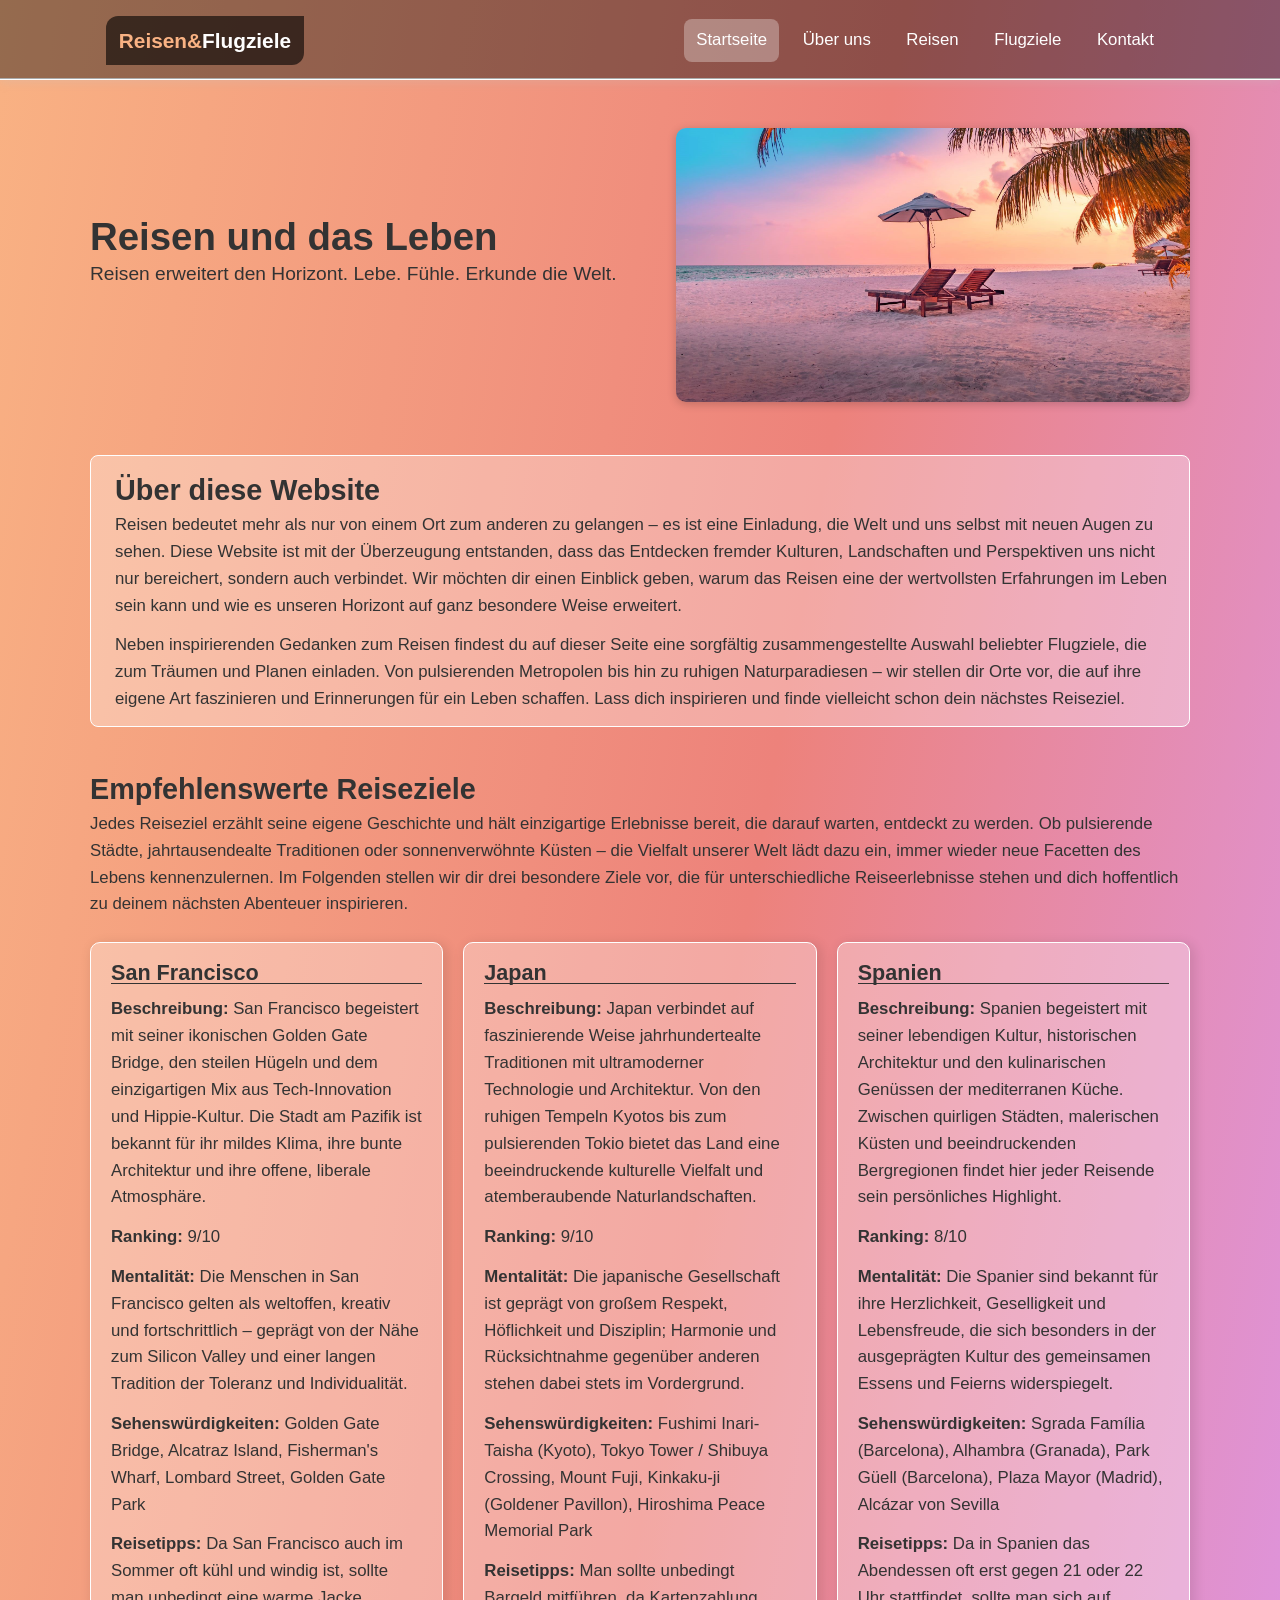
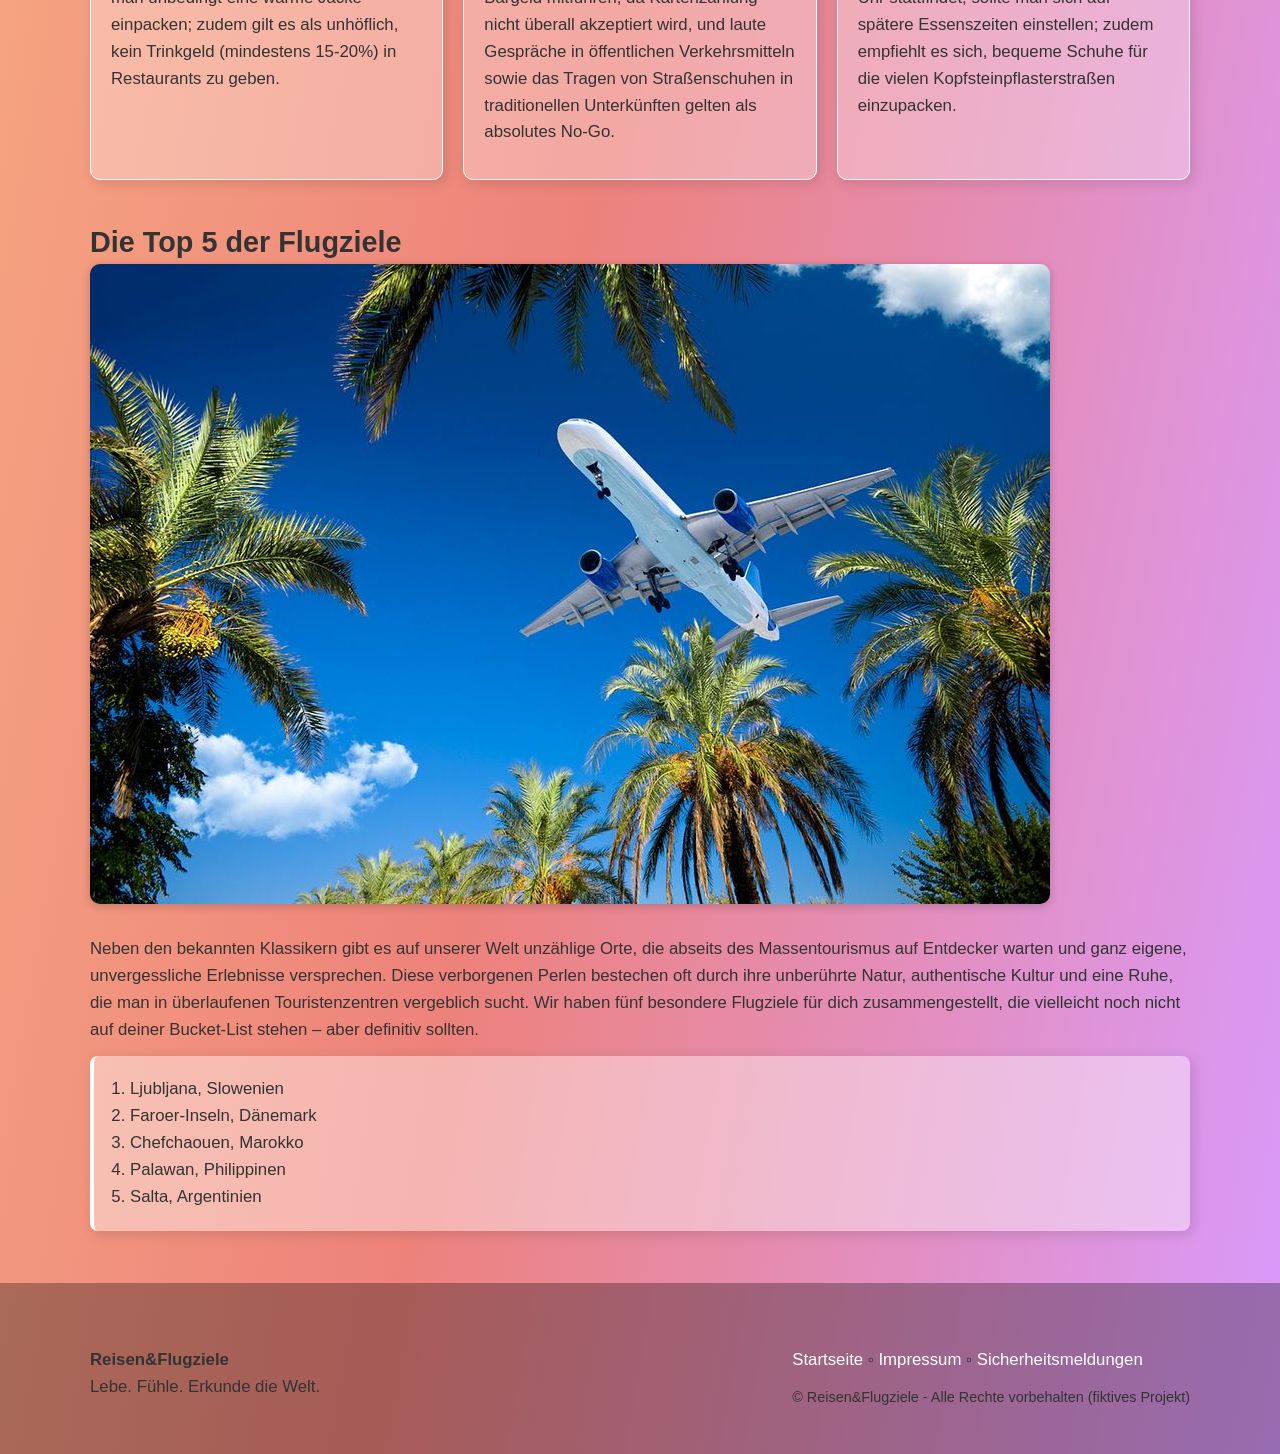
<file: index.html>
<!DOCTYPE html>
<html lang="de">
    <head>
        <meta charset="UTF-8">
        <meta name="viewport" content="width=device-width, initial-scale=1.0">
        <title>Reisen und Flugziele - Alles was du wissen musst</title>
        <meta name="author" content="Raphaela-M. Kortner">
        <link rel="stylesheet" href="style.css">
    </head>

    <body>
        <!-- Logo und Navbar -->
        <header class="site-header">
            <div class="container header-inner">
                <div class="logo">
                    <a href="index.html">Reisen&<span>Flugziele</span></a>
                </div>

                <!-- Burger-Button für mobiles Menü -->
                <button type="button" class="menu-toggle-btn" id="menuToggleBtn" aria-label="Menü öffnen" aria-expanded="false" aria-controls="mainNav">
                    ☰ 
                </button>
                
                <nav class="main-nav" id="mainNav" aria-label="Hauptnavigation">
                    <ul class="menu">
                        <li><a href="index.html" class="active">Startseite</a></li>
                        <li><a href="#about">Über uns</a></li>
                        <li><a href="#reisen">Reisen</a></li>
                        <li><a href="#flugziele">Flugziele</a></li>
                        <li><a href="kontakt.html">Kontakt</a></li>
                    </ul>
                </nav>
            </div>
        </header> 

        <main>
        <!-- Hero-Bereich -->
        <section class="hero">
            <div class="container hero-content">
                <div class="hero-text">
                    <h1>Reisen und das Leben</h1>
                    <p class="lead">Reisen erweitert den Horizont. Lebe. Fühle. Erkunde die Welt.</p>
                </div>
                <div class="hero-image">
                    <img src="images/reiseziel.jpg" alt="Bild eines traumhaften Strandes bei Sonnenuntergang">
                </div>
            </div>
        </section>


        <!-- about -->
        <section id="about" class="section">
            <div class="container about">
                <h2>Über diese Website</h2>
                <p>
                   Reisen bedeutet mehr als nur von einem Ort zum anderen zu gelangen – es ist eine Einladung, die Welt und uns selbst 
                   mit neuen Augen zu sehen. Diese Website ist mit der Überzeugung entstanden, dass das Entdecken fremder Kulturen, 
                   Landschaften und Perspektiven uns nicht nur bereichert, sondern auch verbindet. Wir möchten dir einen Einblick geben, 
                   warum das Reisen eine der wertvollsten Erfahrungen im Leben sein kann und wie es unseren Horizont auf ganz besondere 
                   Weise erweitert. 
                </p>
                <p>
                   Neben inspirierenden Gedanken zum Reisen findest du auf dieser Seite eine sorgfältig zusammengestellte Auswahl beliebter Flugziele, 
                   die zum Träumen und Planen einladen. Von pulsierenden Metropolen bis hin zu ruhigen Naturparadiesen – wir stellen dir Orte vor, 
                   die auf ihre eigene Art faszinieren und Erinnerungen für ein Leben schaffen. Lass dich inspirieren und finde vielleicht schon 
                   dein nächstes Reiseziel. 
                </p>
            </div>
        </section> 


        <!-- reisen -->
        <section id="reisen" class="section-alt">
            <div class="container">
                <h2 class="bottomline">Empfehlenswerte Reiseziele</h2>
                <p>
                    Jedes Reiseziel erzählt seine eigene Geschichte und hält einzigartige Erlebnisse bereit, die darauf warten, entdeckt 
                    zu werden. Ob pulsierende Städte, jahrtausendealte Traditionen oder sonnenverwöhnte Küsten – die Vielfalt unserer Welt 
                    lädt dazu ein, immer wieder neue Facetten des Lebens kennenzulernen. Im Folgenden stellen wir dir drei besondere Ziele vor, 
                    die für unterschiedliche Reiseerlebnisse stehen und dich hoffentlich zu deinem nächsten Abenteuer inspirieren.
                </p>

                <div class="card-grid">

                    <!-- San Francisco -->
                    <article class="card">
                        <h3>San Francisco</h3>
                        <p>
                            <strong>Beschreibung: </strong>San Francisco begeistert mit seiner ikonischen Golden Gate Bridge, den steilen Hügeln und 
                            dem einzigartigen Mix aus Tech-Innovation und Hippie-Kultur. Die Stadt am Pazifik ist bekannt für ihr mildes Klima, ihre 
                            bunte Architektur und ihre offene, liberale Atmosphäre.
                        </p>
                        <p><strong>Ranking: </strong>9/10</p>
                        <p>
                            <strong>Mentalität: </strong>Die Menschen in San Francisco gelten als weltoffen, kreativ und fortschrittlich – geprägt von 
                            der Nähe zum Silicon Valley und einer langen Tradition der Toleranz und Individualität.
                        </p>
                        <p>
                            <strong>Sehenswürdigkeiten: </strong>Golden Gate Bridge, Alcatraz Island, Fisherman's Wharf, Lombard Street, Golden Gate Park
                        </p>
                        <p>
                            <strong>Reisetipps: </strong>Da San Francisco auch im Sommer oft kühl und windig ist, sollte man unbedingt eine warme Jacke 
                            einpacken; zudem gilt es als unhöflich, kein Trinkgeld (mindestens 15-20%) in Restaurants zu geben.
                        </p>
                    </article> 

                    <!-- Japan -->
                    <article class="card">
                        <h3>Japan</h3>
                        <p>
                            <strong>Beschreibung: </strong>Japan verbindet auf faszinierende Weise jahrhundertealte Traditionen mit ultramoderner 
                            Technologie und Architektur. Von den ruhigen Tempeln Kyotos bis zum pulsierenden Tokio bietet das Land eine beeindruckende 
                            kulturelle Vielfalt und atemberaubende Naturlandschaften.
                        </p>
                        <p><strong>Ranking: </strong>9/10</p>
                        <p>
                            <strong>Mentalität: </strong>Die japanische Gesellschaft ist geprägt von großem Respekt, Höflichkeit und Disziplin; 
                            Harmonie und Rücksichtnahme gegenüber anderen stehen dabei stets im Vordergrund.
                        </p>
                        <p>
                            <strong>Sehenswürdigkeiten: </strong>Fushimi Inari-Taisha (Kyoto), Tokyo Tower / Shibuya Crossing, Mount Fuji, 
                            Kinkaku-ji (Goldener Pavillon), Hiroshima Peace Memorial Park
                        </p>
                        <p>
                            <strong>Reisetipps: </strong>Man sollte unbedingt Bargeld mitführen, da Kartenzahlung nicht überall akzeptiert wird, und 
                            laute Gespräche in öffentlichen Verkehrsmitteln sowie das Tragen von Straßenschuhen in traditionellen Unterkünften gelten 
                            als absolutes No-Go.
                        </p>
                    </article>
                    
                    <!-- Spanien -->
                    <article class="card">
                        <h3>Spanien</h3>
                        <p>
                            <strong>Beschreibung: </strong>Spanien begeistert mit seiner lebendigen Kultur, historischen Architektur und den kulinarischen 
                            Genüssen der mediterranen Küche. Zwischen quirligen Städten, malerischen Küsten und beeindruckenden Bergregionen findet 
                            hier jeder Reisende sein persönliches Highlight.
                        </p>
                        <p><strong>Ranking: </strong>8/10</p>
                        <p>
                            <strong>Mentalität: </strong>Die Spanier sind bekannt für ihre Herzlichkeit, Geselligkeit und Lebensfreude, die sich besonders 
                            in der ausgeprägten Kultur des gemeinsamen Essens und Feierns widerspiegelt.
                        </p>
                        <p>
                            <strong>Sehenswürdigkeiten: </strong>Sgrada Família (Barcelona), Alhambra (Granada), Park Güell (Barcelona), Plaza Mayor (Madrid), 
                            Alcázar von Sevilla
                        </p>
                        <p>
                            <strong>Reisetipps: </strong>Da in Spanien das Abendessen oft erst gegen 21 oder 22 Uhr stattfindet, sollte man sich auf 
                            spätere Essenszeiten einstellen; zudem empfiehlt es sich, bequeme Schuhe für die vielen Kopfsteinpflasterstraßen einzupacken.
                        </p>
                    </article> 
                </div>
            </div>
        </section>


        <!-- Flugziele -->
        <section id="flugziele" class="section">
            <div class="container">
                <h2 class="bottomline">Die Top 5 der Flugziele</h2>
                <img src="images/flugzeug.jpg" alt="Ein Flugzeug fliegt über Palmen" id="plain-img">
                <p>
                    Neben den bekannten Klassikern gibt es auf unserer Welt unzählige Orte, die abseits des Massentourismus auf Entdecker warten und ganz 
                    eigene, unvergessliche Erlebnisse versprechen. Diese verborgenen Perlen bestechen oft durch ihre unberührte Natur, authentische Kultur 
                    und eine Ruhe, die man in überlaufenen Touristenzentren vergeblich sucht. Wir haben fünf besondere Flugziele für dich zusammengestellt, 
                    die vielleicht noch nicht auf deiner Bucket-List stehen – aber definitiv sollten.
                </p>
                <ol class="flugziele-liste">
                    <li>Ljubljana, Slowenien</li>
                    <li>Faroer-Inseln, Dänemark</li>
                    <li>Chefchaouen, Marokko</li>
                    <li>Palawan, Philippinen</li>
                    <li>Salta, Argentinien</li>
                </ol>
            </div>
        </section> 
        </main>
       
       
        <footer class="site-footer">
            <div class="container footer-inner">
                <div>
                    <strong>Reisen&Flugziele</strong>
                    <p>Lebe. Fühle. Erkunde die Welt.</p>
                </div>
                <div>
                    <p>
                        <a href="index.html">Startseite</a> ▫️ 
                        <a href="impressum.html">Impressum</a> ▫️ 
                        <a href="security.txt">Sicherheitsmeldungen</a>
                    </p>
                    <p class="small">&copy; Reisen&Flugziele - Alle Rechte vorbehalten (fiktives Projekt)</p>
                </div>
            </div>
       </footer>

       <script src="script.js"></script>
    </body>
</html>
</file>
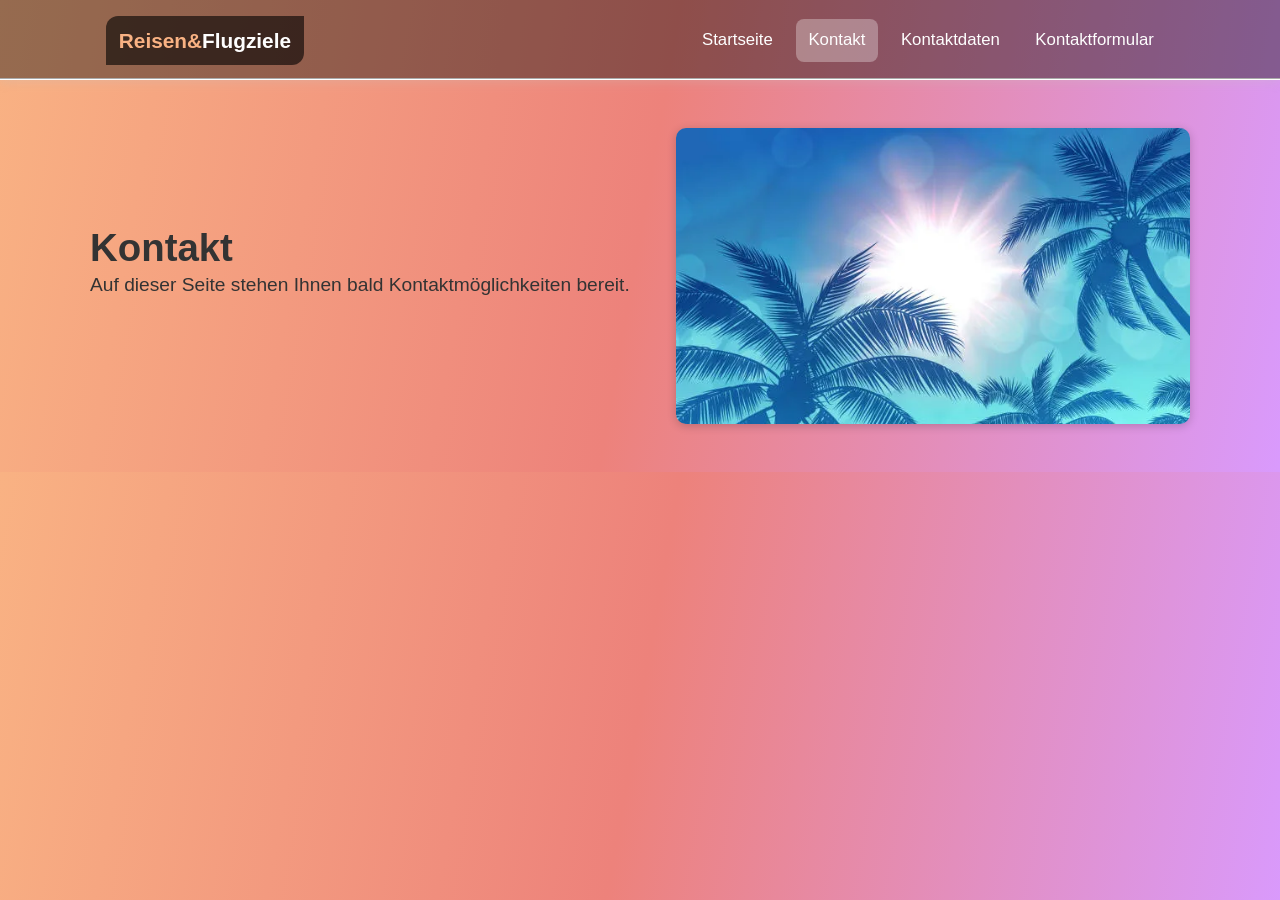
<file: kontakt.html>
<!DOCTYPE html>
<html lang="de">
    <head>
        <meta charset="UTF-8">
        <meta name="viewport" content="width=device-width, initial-scale=1.0">
        <title>Kontakt - Reisen und Flugziele</title>
        <meta name="author" content="Raphaela-M. Kortner">
        <link rel="stylesheet" href="style.css">
    </head>

    <body>
        <!-- Logo und Navbar -->
        <header class="site-header">
            <div class="container header-inner">
                <div class="logo">
                    <a href="index.html">Reisen&<span>Flugziele</span></a>
                </div>

                <!-- Burger-Button für mobiles Burger-Menü -->
                <button type="button" class="menu-toggle-btn" id="menuToggleBtn" aria-label="Menü öffnen" aria-expanded="false" aria-controls="mainNav">
                    ☰ 
                </button>

                <nav class="main-nav" id="mainNav" aria-label="Hauptnavigation">
                    <ul class="menu">
                        <li><a href="index.html">Startseite</a></li>
                        <li><a href="kontakt.html" class="active">Kontakt</a></li>
                        <li><a href="#kontaktdaten">Kontaktdaten</a></li>
                        <li><a href="#kontaktformular">Kontaktformular</a></li>
                    </ul>
                </nav>
            </div>
        </header>

        <main>
            <!-- Hero-Bereich -->
            <section class="hero">
                <div class="container hero-content">
                    <div class="hero-text">
                        <h1>Kontakt</h1>
                        <p class="lead">
                            Auf dieser Seite stehen Ihnen bald Kontaktmöglichkeiten bereit.
                        </p>
                    </div>
                    <div class="hero-image">
                        <img src="images/palmen2.webp" alt="Artwork Palmen">
                    </div>
                </div>
            </section> 
        </main>

        
        <script src="script.js"></script>
    </body>
</html>
</file>
<file: style.css>
/* =========================
   LEK-10 Reisen & Flugziele
   ========================= */


/* ===========================
   Browser-Werte zurücksetzen
   =========================== */   
* {
    box-sizing: border-box;
    margin: 0;
    padding: 0;
}




/* ====================
   Basis Einstellungen
   ==================== */
html {
    scroll-behavior: smooth;
}

body {
    background: linear-gradient(100deg, rgb(249, 178, 131) 0%, rgb(237, 130, 123) 50%, rgb(217, 154, 253) 100%);
    font-family: Arial, Helvetica, sans-serif;
    font-size: 1.05rem;
    line-height: 1.6;
    color: #333;
}

img {
    max-width: 100%;
    height: auto;
    display: block;
    border-radius: 10px;
    box-shadow: 0 2px 10px rgba(0, 0, 0, 0.2);
}

a {
    text-decoration: none;
    color: #fefefe;
}

a:hover {
    text-decoration: underline;
}

h1, h2, h3 {
    line-height: 1.25rem;
    margin-bottom: 0.75rem;
}

h1 {
    font-size: 2.4rem;
}

h2 {
    font-size: 1.8rem;
}

h3 {
    font-size: 1.35rem;
}

p {
    margin-bottom: 0.8rem;
}

ul, ol {
    margin: 0 0 1.25rem 1.25rem;
}




/* ====================
   Layout-Helfer
   ==================== */
.container {
    max-width: min(100% - 2.5rem, 1100px);
    margin: auto;
}

.section,
.section-alt {
    margin: 3.25rem 0;
}




/* =====================
   Logo & Navbar
   ===================== */
.site-header {
    position: sticky;
    top: 0;
    z-index: 1000;
    border-bottom: 2px groove #fefefe;
    box-shadow: 0 2px 10px rgba(194, 192, 192, 0.3);
    background-color: rgba(0, 0, 0, 0.4);
}

/* Damit Inhalt der Sprungmarken nicht verdeckt wird */
[id] {
    scroll-margin-top: 5.5rem;
}

.header-inner {
    display: flex;
    flex-wrap: wrap;
    align-items: center;
    justify-content: space-between;
    gap: 1rem;
    /* padding-top: 1rem;
    padding-bottom: 0.8rem; */
    padding: 1rem 0 0.8rem 1rem;
}

.logo {
    background-color: rgba(0, 0, 0, 0.6);
    padding: 0.5rem 0.8rem;
    border-radius: 12px 0;
}

.logo a {
    font-size: 1.3rem;
    font-family:'Trebuchet MS', 'Lucida Sans Unicode', 'Lucida Grande', 'Lucida Sans', Arial, sans-serif;
    font-weight: 700;
    color: rgb(249, 178, 131); 
}

.logo a span {
    color: #fefefe;
    font-weight: 550;
}

.logo a:hover {
    text-decoration: none;
}

.main-nav .menu {
    display: flex;
    flex-wrap: wrap;
    gap: 0.35rem 0.7rem;
    list-style: none;
    margin: 0;
    padding: 0;
}

.main-nav a {
    display: inline-block;
    padding: 0.45rem 0.7rem;
    border: 1px solid transparent;
}

.main-nav a:hover {
    background-color: rgba(255, 255, 255, 0.3);
    border: 1px groove #fefefe;
    border-radius: 8px;
    text-decoration: none;
}

.main-nav a.active {
    background-color: rgba(255, 255, 255, 0.3);
    border-radius: 8px;
}

.main-nav {
    padding-right: 1.5rem;
}

/* Macht dasselbe wie .main-nav a:hover 
.menu a:hover {
    text-decoration: none;
    background-color: rgba(255, 255, 255, 0.5);
    border-radius: 8px;
} */

/* ====================================================
   Burger-Menü-Button (Basis, standardmäßig versteckt)
   ==================================================== */
.menu-toggle-btn {
    display: none; /* nur in mobiler Ansicht sichtbar */
    background: none;
    border: none;
    font-size: 1.8rem;
    color: #fefefe;
    cursor: pointer;
    padding: 0.3rem 0.6rem;
}





/* =====================
   Hero-Bereich
   ===================== */
.hero {
    padding: 3rem 0;
    /*border-bottom: 1px groove #fefefe; border nur temporär */
    /*background-color: rgba(0, 0, 0, 0.1); */
}

.hero-content {
    display: flex;
    flex-wrap: wrap;
    align-items: center;
    gap: 2rem;
}

.hero-text {
    flex: 1 1 320px;
}

.hero-image {
    flex: 1 1 280px;
}

.lead {
    font-size: 1.2rem;

}





/* =====================
   About-Section
   ===================== */
#about {
    margin-top: 0.3rem;
}

.about {
    border: 1px solid #fefefe;
    background-color: rgba(255, 255, 255, 0.3);
    border-radius: 8px;
    padding: 1.5rem 1rem 0 1.5rem
}

/*.bottomline {
    border-bottom: 4px solid #333;
    padding: 0.25rem;
} */





/* =================================
   Karten-Layout der Reisen-Section
   ================================= */
.card-grid {
    display: flex;
    flex-wrap: wrap;
    gap: 1.25rem;
    margin-top: 1.5rem;
}

.card {
    flex: 1 1 240px;
    background-color: rgba(255, 255, 255, 0.3);
    border: 1px solid #fefefe;
    border-radius: 10px;
    padding: 1.25rem;
    box-shadow: 3px 3px 12px 2px rgba(0, 0, 0, 0.1);
}

.card h3 {
    border-bottom: 1px solid #333;
}

.card:hover {
    transform: translateY(-3px);
    cursor: pointer;
}





/* ==================================
   Flugziele-Section: Liste und Bild
   ================================== */
.flugziele-liste {
    background-color: rgba(255, 255, 255, 0.4);
    border-left: 4px solid #fefefe;
    padding: 1.25rem 1.25rem 1.25rem 2.25rem;
    border-radius: 8px;
    margin-left: 0;
    box-shadow: 3px 3px 12px 2px rgba(0, 0, 0, 0.1);
}

#plain-img {
    margin-bottom: 2rem;
}





/* ====================
   Footer
   ==================== */
.site-footer {
    background-color: rgba(0, 0, 0, 0.3);
    padding: 4rem 0 2rem;
}

.footer-inner {
    display: flex;
    flex-wrap: wrap;
    gap: 1.5rem;
    justify-content: space-between;
}

.small {
    font-size: 0.9rem;
}








/* ===========================
   Responsives Design
   =========================== */
@media (max-width: 600px) {
     body {
        font-size: 1rem;
    }

    h1 {
        font-size: 1.5rem;
    }

    h2 {
        font-size: 1.3rem;
    }

    h3 {
        font-size: 1.1rem;
    }


    .site-header {
        position: sticky;
        top: 0;
        box-shadow: none;
        background-color: rgba(0, 0, 0, 0.1);
    }

    .header-inner {
        flex-direction: row; /* Logo links, Menü rechts */
        align-items: center;
        justify-content: space-between;
        flex-wrap: wrap;
    }

    .logo {
        margin: 0;
        padding: 0.5rem 0.8rem;
    }

    /* Burger-Button sichtbar machen */
    .menu-toggle-btn {
        display: block;
    }

    /* Navigation standardmäßig ausblenden */
    .main-nav {
        display: none;
        width: 100%;
        order: 3;
        padding-right: 0;
    }

    /* Wenn JS die Klasse .is-open hinzufügt: Navigation zeigen */
    .main-nav.is-open {
        display: block;
    }

    .main-nav .menu {
        flex-direction: column;
        align-items: stretch;
        gap: 0.25rem;
        padding: 0.5rem 0;
    }

    .main-nav a {
        display: block;
        padding: 0.65rem 0.85rem;
        border: 1px solid rgba(255, 255, 2555, 0.2);
        border-radius: 8px;
        margin-right: 1rem;
    }

    .main-nav a:hover {
        border-color: #fefefe;
    }
}
</file>
